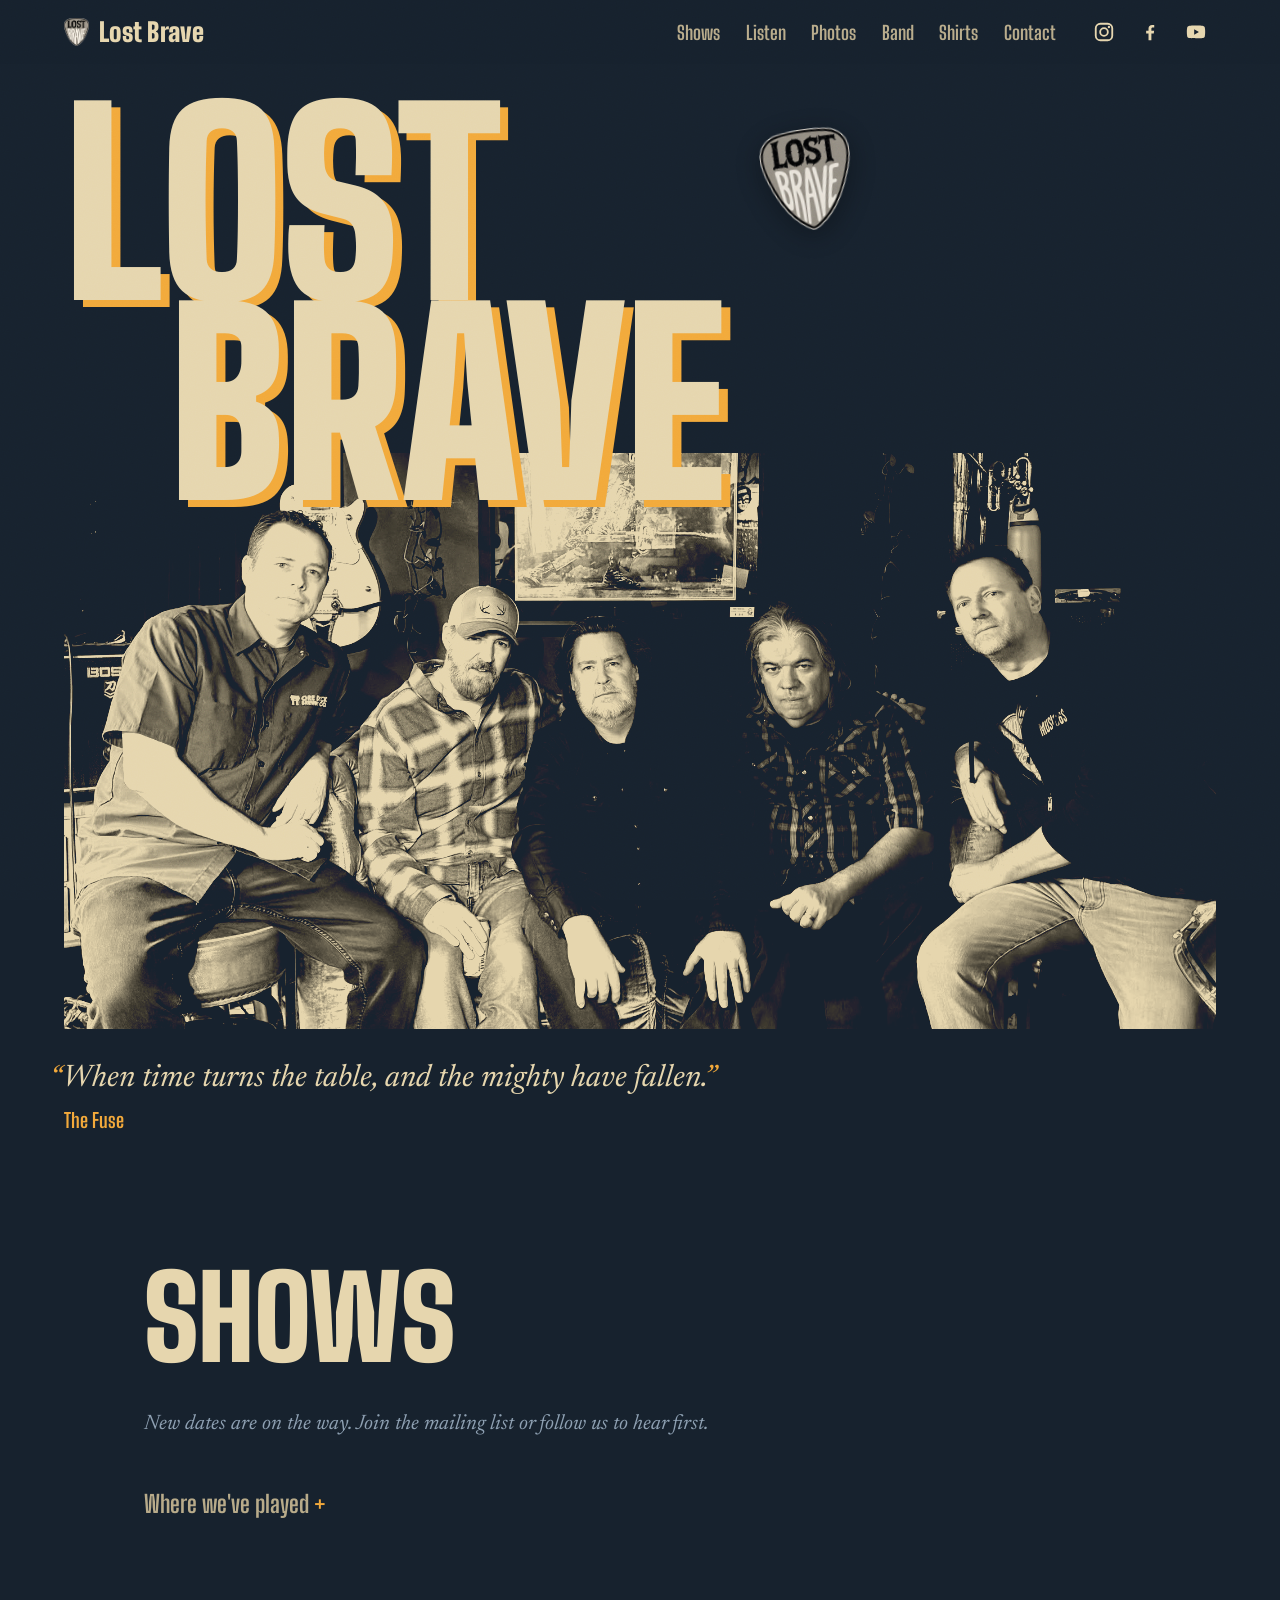
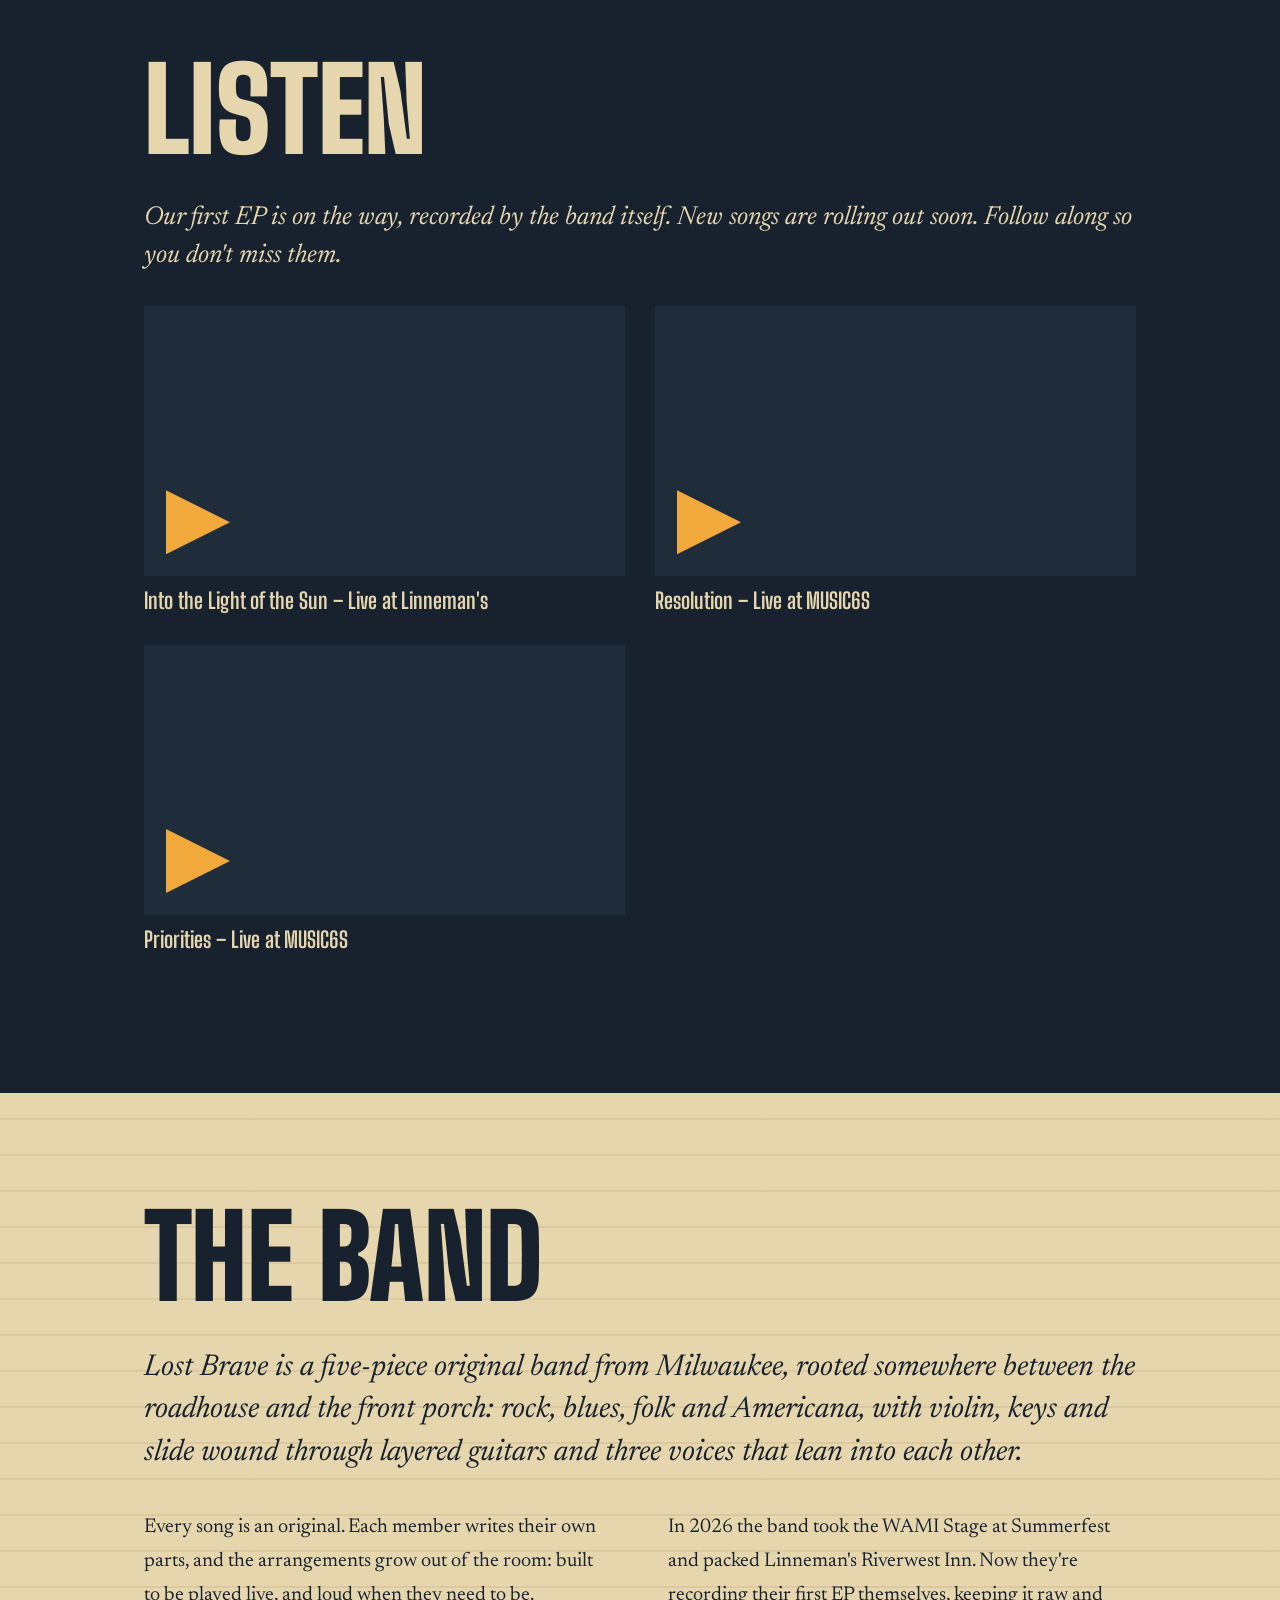
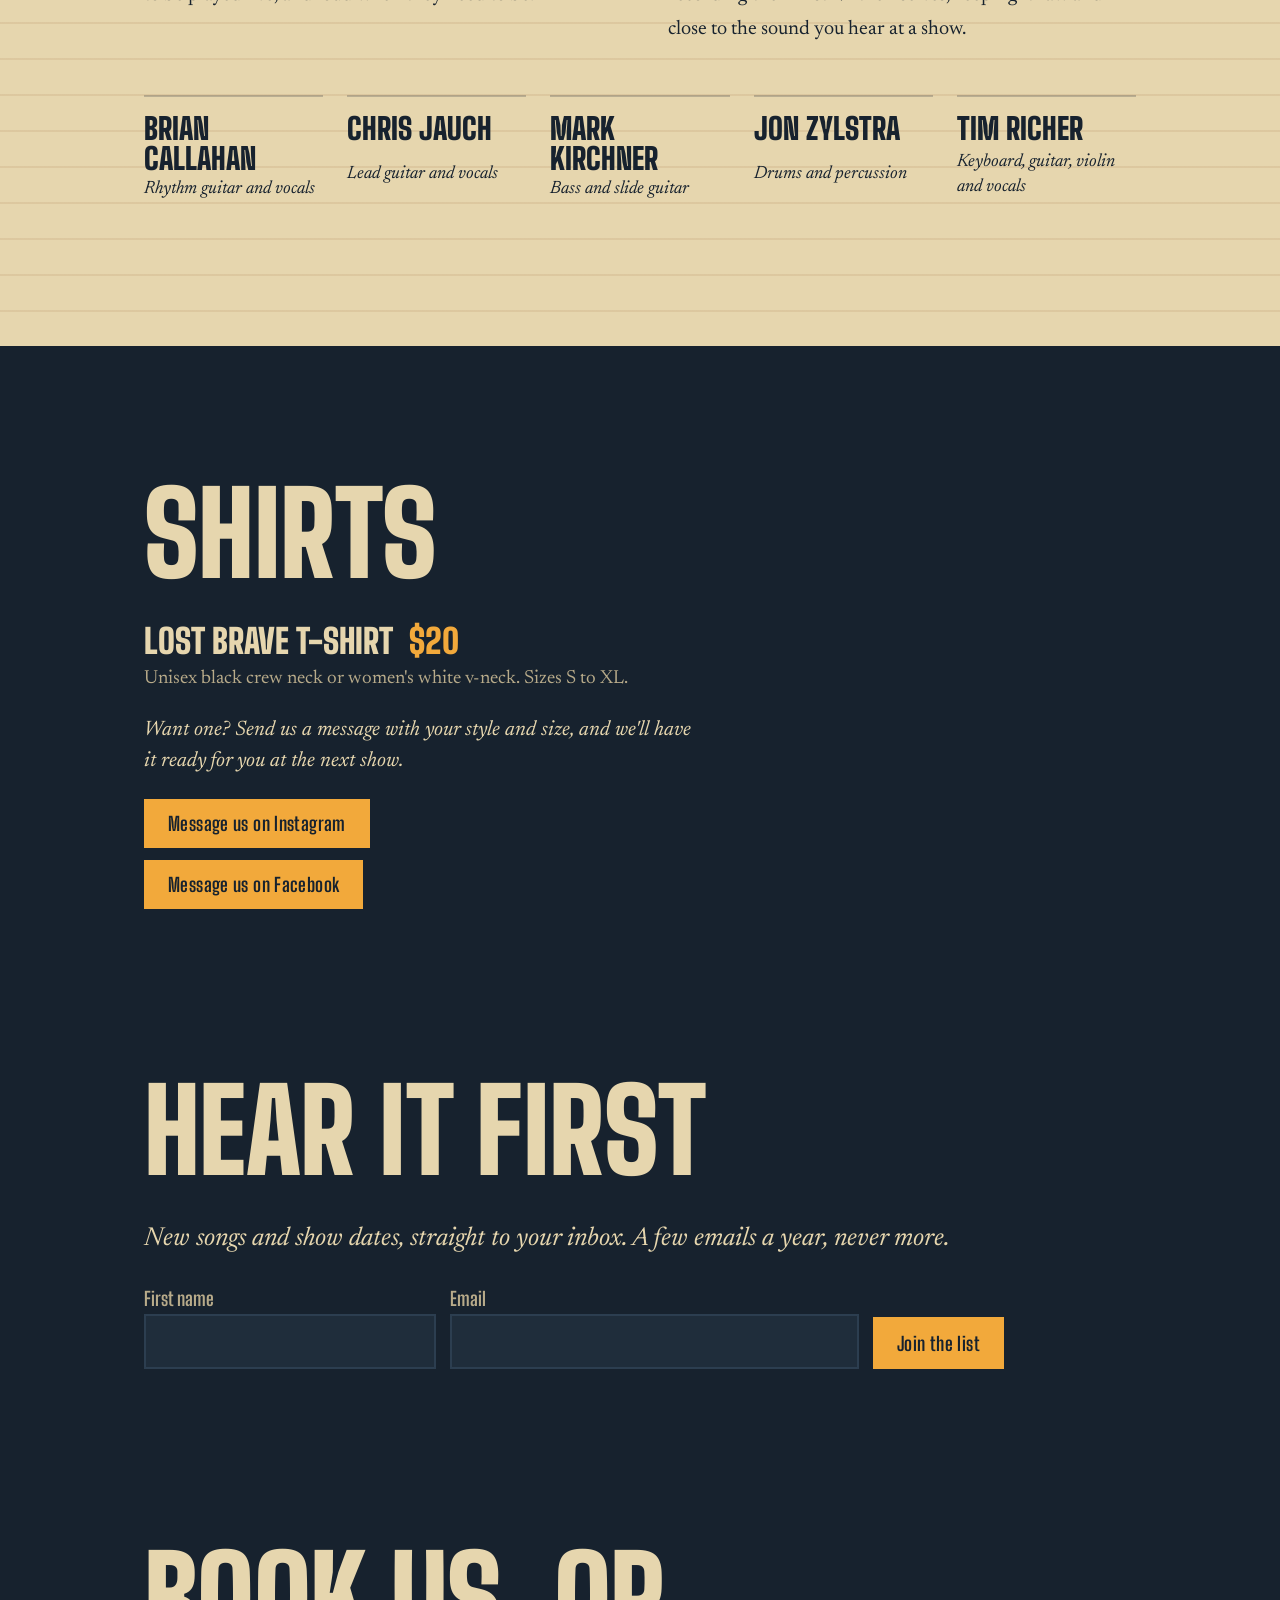
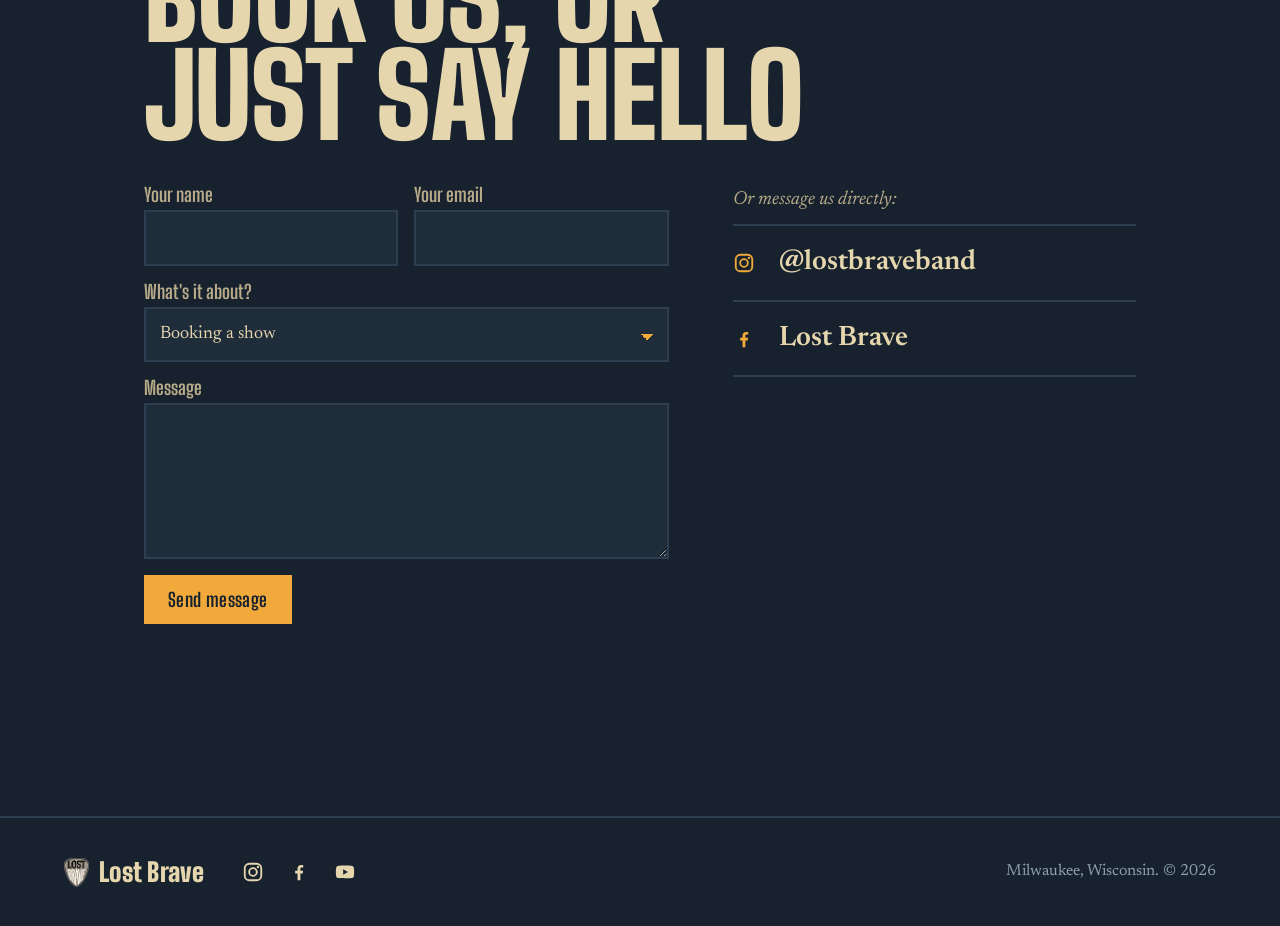
<file: index.html>
<!DOCTYPE html>
<html lang="en">
<head>
  <meta charset="utf-8">
  <meta name="viewport" content="width=device-width, initial-scale=1">
  <title>Lost Brave | Original rock, blues, folk &amp; Americana from Milwaukee</title>
  <meta name="description" content="Lost Brave is a five-piece original band from Milwaukee, Wisconsin, playing rock, blues, folk and Americana. Shows, music, photos and shirts.">
  <meta property="og:title" content="Lost Brave">
  <meta property="og:description" content="Original rock, blues, folk &amp; Americana from Milwaukee.">
  <meta property="og:image" content="https://lostbrave.com/images/hero.jpg">
  <meta property="og:url" content="https://lostbrave.com/">
  <meta property="og:type" content="website">
  <meta name="theme-color" content="#17222e">
  <link rel="icon" href="images/favicon.png" type="image/png">
  <link rel="apple-touch-icon" href="images/apple-touch-icon.png">
  <link rel="preconnect" href="https://fonts.googleapis.com">
  <link rel="preconnect" href="https://fonts.gstatic.com" crossorigin>
  <link href="https://fonts.googleapis.com/css2?family=Big+Shoulders+Display:wght@500;700;900&family=Newsreader:ital,opsz,wght@0,6..72,400;0,6..72,600;1,6..72,400&display=swap" rel="stylesheet">
  <link rel="stylesheet" href="assets/style.css">
</head>
<body>
<a class="skip" href="#shows">Skip to shows</a>

<header class="topbar">
  <a class="mark" href="#top"><img src="images/logo.png" srcset="images/logo@2x.png 2x" alt="" width="25" height="28">Lost Brave</a>
  <nav aria-label="Sections">
    <a href="#shows">Shows</a>
    <a href="#listen">Listen</a>
    <a href="#photos">Photos</a>
    <a href="#band">Band</a>
    <a href="#shirts">Shirts</a>
    <a href="#contact">Contact</a>
  </nav>
  <div class="social" data-social></div>
</header>

<section class="hero" id="top">
  <div class="hero-head">
    <h1 class="poster" aria-label="Lost Brave">
      <span data-text="Lost">Lost</span>
      <span data-text="Brave">Brave</span>
    </h1>
    <img class="pick" src="images/logo.png" srcset="images/logo@2x.png 2x" alt="Lost Brave guitar-pick logo" width="105" height="120">
  </div>
  <figure class="hero-photo duo">
    <img src="images/hero.jpg" alt="The five members of Lost Brave" onerror="this.parentNode.hidden=true">
  </figure>
  <div class="hero-foot">
    <blockquote class="lyric" id="lyric"><p>Rock, blues, folk &amp; Americana from Milwaukee</p></blockquote>
    <a class="stub" id="next-show" href="#shows" hidden>
      <span class="stub-label">Next show</span>
      <span class="stub-date"></span>
      <span class="stub-venue"></span>
    </a>
  </div>
</section>

<main>
  <section id="shows" class="block">
    <h2>Shows</h2>
    <ol id="upcoming" class="gigs"></ol>
    <p id="no-upcoming" class="empty-note" hidden>New dates are on the way. Join the mailing list or follow us to hear first.</p>
    <details class="past" id="past-wrap" hidden>
      <summary>Where we've played</summary>
      <ol id="past" class="gigs gigs-past"></ol>
    </details>
  </section>

  <section id="listen" class="block">
    <h2>Listen</h2>
    <p class="lede" id="music-note"></p>
    <div id="listen-links" class="chips"></div>
    <div id="videos" class="videos"></div>
  </section>

  <section id="photos" class="block" hidden>
    <h2>Photos</h2>
    <div id="gallery" class="gallery"></div>
  </section>

  <section id="band" class="brick">
    <div class="block">
      <h2>The band</h2>
      <div id="about-text" class="about"></div>
      <ul id="members" class="members"></ul>
    </div>
  </section>

  <section id="shirts" class="block">
    <h2>Shirts</h2>
    <div class="shirts">
      <div id="shirt-photos" class="shirt-photos"></div>
      <div class="shirt-info">
        <div id="merch-list"></div>
        <p class="buy-note">Want one? Send us a message with your style and size, and we'll have it ready for you at the next show.</p>
        <div class="chips" data-message></div>
      </div>
    </div>
  </section>

  <section id="list" class="block signup" data-needs-form>
    <h2>Hear it first</h2>
    <p class="lede">New songs and show dates, straight to your inbox. A few emails a year, never more.</p>
    <form class="signup-form" data-form="signup" novalidate>
      <label class="field"><span>First name</span><input name="name" autocomplete="given-name"></label>
      <label class="field"><span>Email</span><input name="email" type="email" autocomplete="email" required></label>
      <button class="btn" type="submit">Join the list</button>
      <p class="form-status" role="status"></p>
    </form>
  </section>

  <section id="contact" class="block contact">
    <h2>Book us, or just say hello</h2>
    <div class="contact-grid">
      <form class="contact-form" data-form="contact" data-needs-form novalidate>
        <label class="field"><span>Your name</span><input name="name" autocomplete="name" required></label>
        <label class="field"><span>Your email</span><input name="email" type="email" autocomplete="email" required></label>
        <label class="field"><span>What's it about?</span>
          <select name="topic">
            <option>Booking a show</option>
            <option>Press or media</option>
            <option>Shirts</option>
            <option>Just saying hello</option>
          </select>
        </label>
        <label class="field field-wide"><span>Message</span><textarea name="message" rows="5" required></textarea></label>
        <button class="btn" type="submit">Send message</button>
        <p class="form-status" role="status"></p>
      </form>
      <div>
        <p class="contact-alt">Or message us directly:</p>
        <div id="contact-links" class="contact-links"></div>
      </div>
    </div>
  </section>
</main>

<footer class="foot">
  <span class="mark"><img src="images/logo.png" srcset="images/logo@2x.png 2x" alt="" width="25" height="28">Lost Brave</span>
  <div class="social" data-social></div>
  <p>Milwaukee, Wisconsin. &copy; <span id="year"></span></p>
</footer>

<script src="config.js"></script>
<script src="assets/common.js"></script>
<script src="assets/site.js"></script>
</body>
</html>
</file>
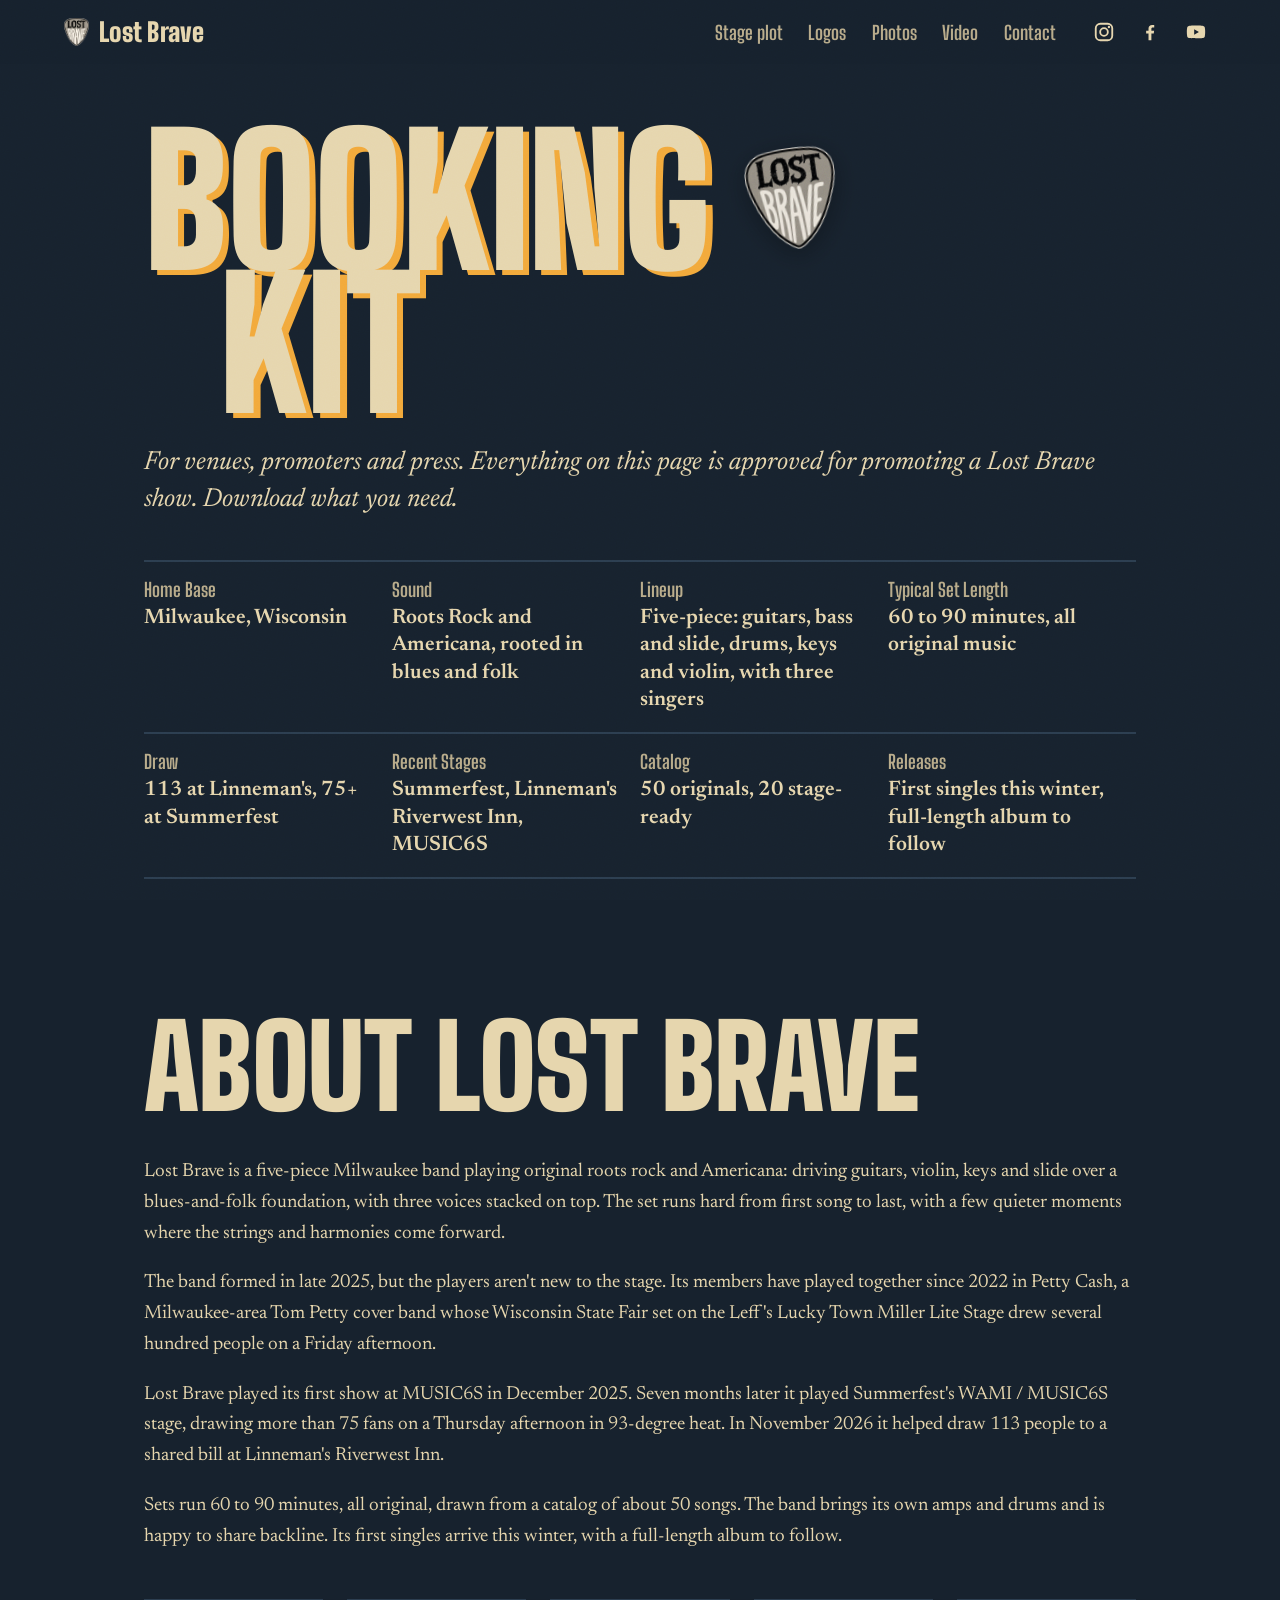
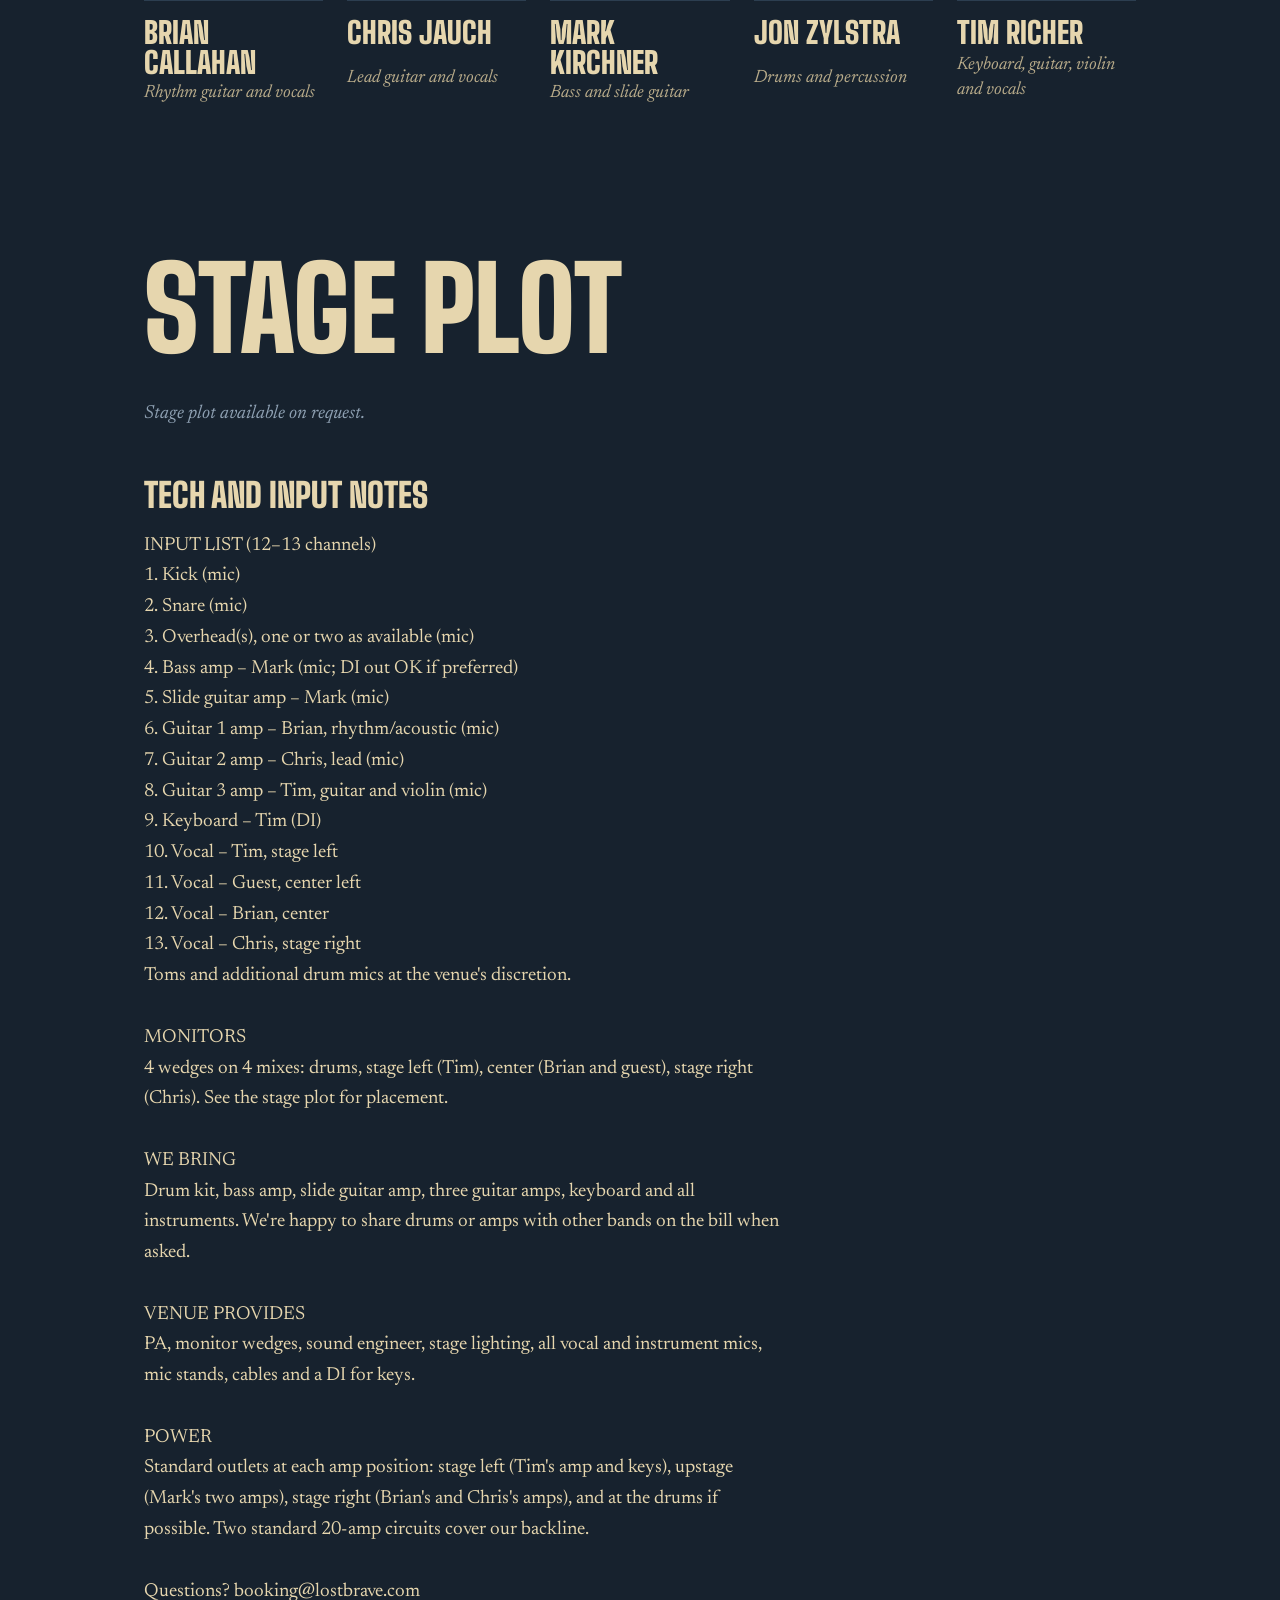
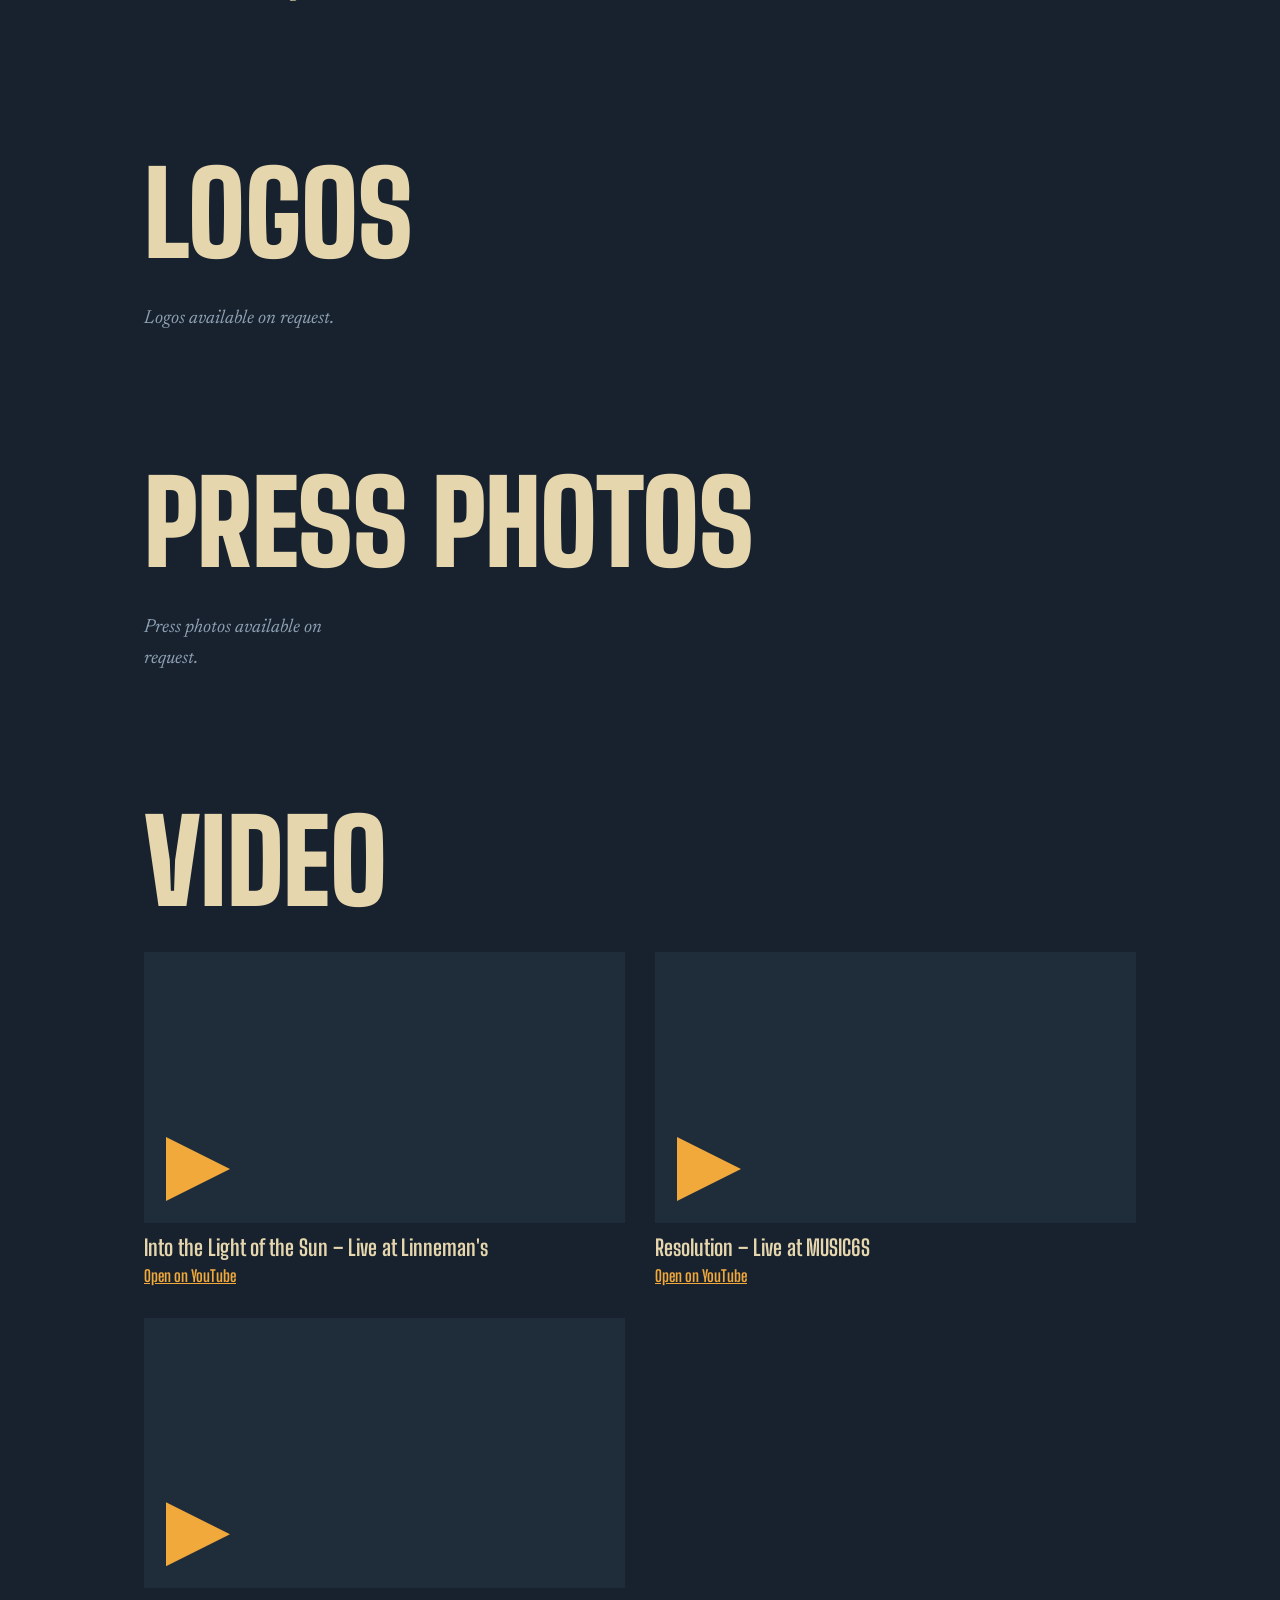
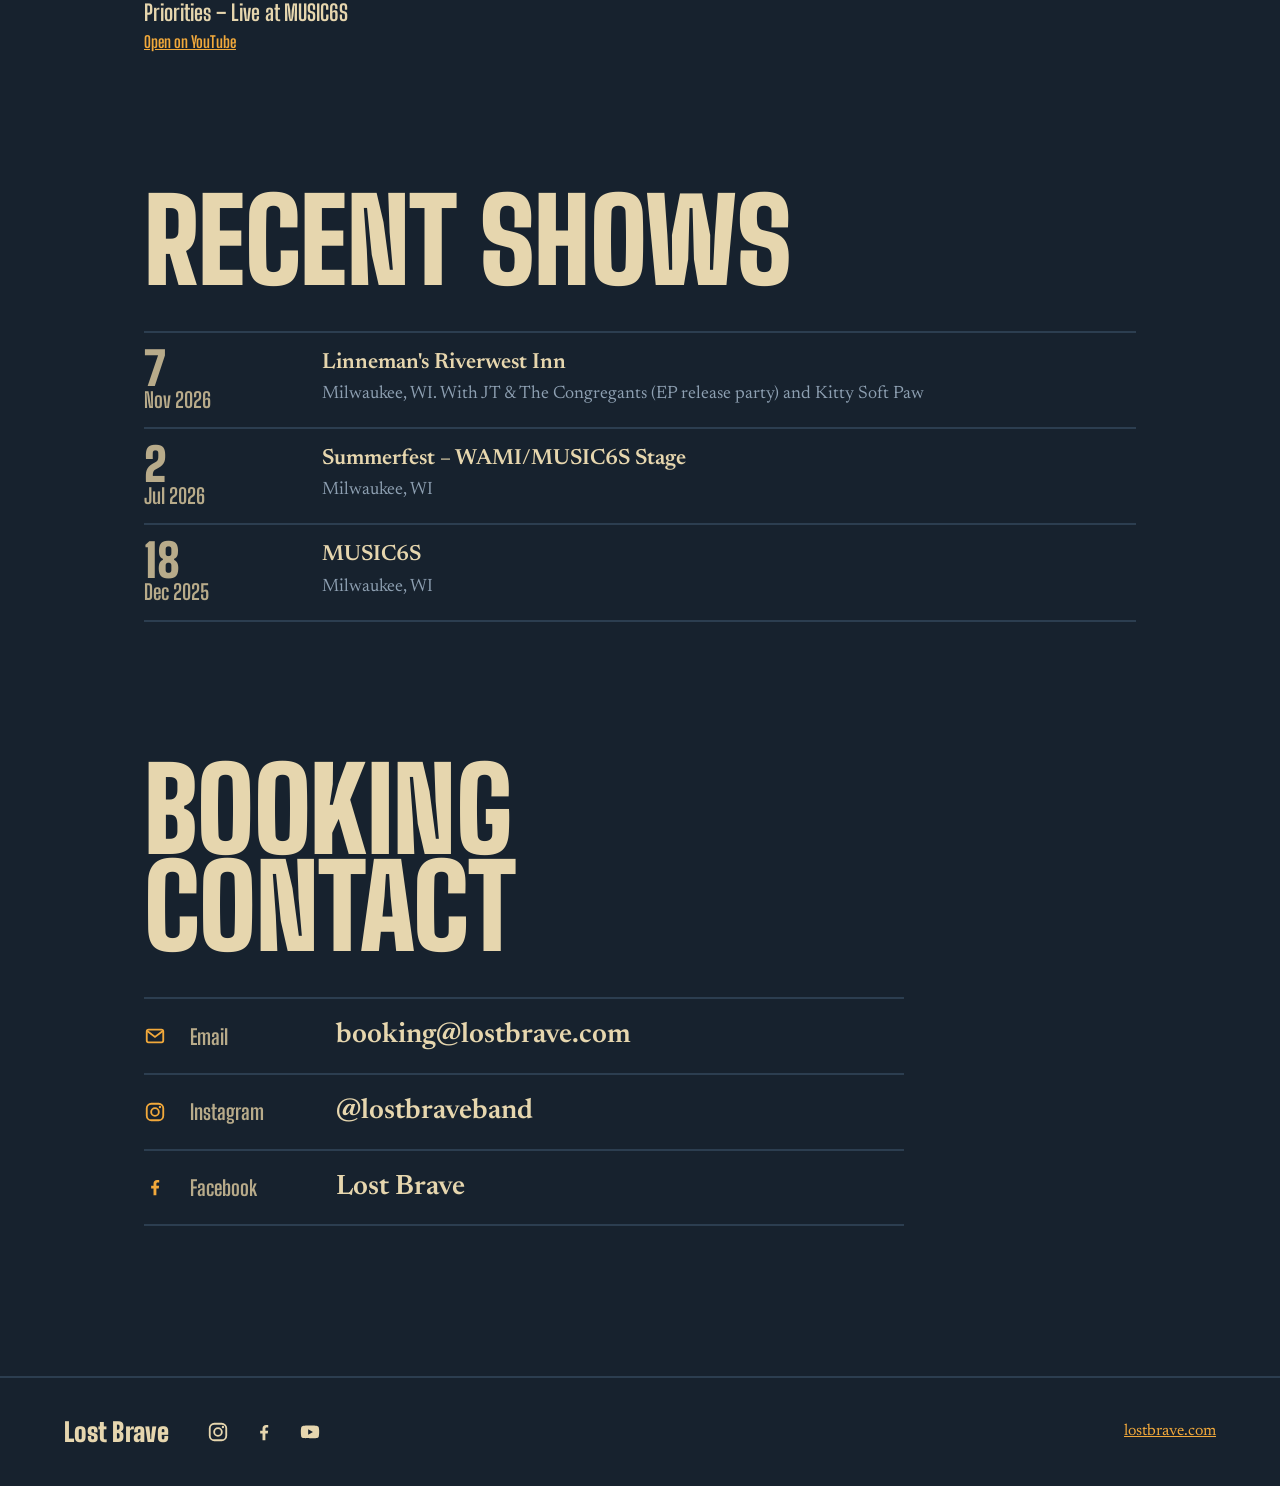
<file: booking-kit/index.html>
<!DOCTYPE html>
<html lang="en">
<head>
  <meta charset="utf-8">
  <meta name="viewport" content="width=device-width, initial-scale=1">
  <title>Lost Brave | Booking kit</title>
  <!-- Unlisted page: not linked from the site and kept out of search engines. Share the link directly. -->
  <meta name="robots" content="noindex, nofollow">
  <meta name="theme-color" content="#17222e">
  <link rel="icon" href="../images/favicon.png" type="image/png">
  <link rel="preconnect" href="https://fonts.googleapis.com">
  <link rel="preconnect" href="https://fonts.gstatic.com" crossorigin>
  <link href="https://fonts.googleapis.com/css2?family=Big+Shoulders+Display:wght@500;700;900&family=Newsreader:ital,opsz,wght@0,6..72,400;0,6..72,600;1,6..72,400&display=swap" rel="stylesheet">
  <link rel="stylesheet" href="../assets/style.css">
  <script>window.BASE = "../";</script>
</head>
<body>

<header class="topbar">
  <a class="mark" href="../"><img src="../images/logo.png" srcset="../images/logo@2x.png 2x" alt="" width="25" height="28">Lost Brave</a>
  <nav aria-label="Sections">
    <a href="#plot">Stage plot</a>
    <a href="#logos">Logos</a>
    <a href="#press-photos">Photos</a>
    <a href="#kit-videos">Video</a>
    <a href="#kit-contact">Contact</a>
  </nav>
  <div class="social" data-social></div>
</header>

<section class="kit-intro">
  <div class="hero-head">
  <h1 class="poster" aria-label="Lost Brave booking kit">
    <span data-text="Booking">Booking</span>
    <span data-text="kit">kit</span>
  </h1>
  <img class="pick" src="../images/logo.png" srcset="../images/logo@2x.png 2x" alt="Lost Brave guitar-pick logo" width="105" height="120">
  </div>
  <p class="lede">For venues, promoters and press. Everything on this page is approved for promoting a Lost Brave show. Download what you need.</p>
  <dl class="facts" id="facts"></dl>
</section>

<main>
  <section class="block kit-bio">
    <h2>About Lost Brave</h2>
    <div id="pitch"></div>
    <ul id="members" class="members"></ul>
  </section>

  <section class="block" id="plot">
    <h2>Stage plot</h2>
    <div class="plot" id="plot-files"></div>
    <h3 class="sub" id="tech-head" hidden>Tech and input notes</h3>
    <p class="tech" id="tech"></p>
  </section>

  <section class="block logos" id="logos">
    <h2>Logos</h2>
    <div class="downloads" id="logo-files"></div>
  </section>

  <section class="block" id="press-photos">
    <h2>Press photos</h2>
    <div class="downloads" id="photo-files"></div>
  </section>

  <section class="block" id="kit-videos" hidden>
    <h2>Video</h2>
    <div class="videos" id="video-list"></div>
  </section>

  <section class="block" id="kit-shows" hidden>
    <h2>Recent shows</h2>
    <ol class="gigs gigs-past" id="recent"></ol>
  </section>

  <section class="block contact" id="kit-contact">
    <h2>Booking contact</h2>
    <div id="contact-links" class="contact-links"></div>
  </section>
</main>

<footer class="foot">
  <span class="mark">Lost Brave</span>
  <div class="social" data-social></div>
  <p><a href="../">lostbrave.com</a></p>
</footer>

<script src="../config.js"></script>
<script src="../assets/common.js"></script>
<script src="../assets/booking.js"></script>
</body>
</html>
</file>
<file: assets/style.css>
/* Lost Brave — gig-poster identity.
   Lake Michigan ink, Cream City brick, sodium-streetlight amber. */
:root {
  --lake: #17222e;        /* deep lake-night blue: the "black" */
  --lake-2: #1f2d3b;
  --lake-3: #2c3e50;
  --brick: #e6d6ae;       /* Cream City brick */
  --brick-dim: #b8ab8a;
  --amber: #f2a93b;       /* streetlight / stage light */
  --rosin: #8a4b1c;       /* violin rosin, for depth on brick */
  --steel: #8ea0b2;
  --show: "Big Shoulders Display", "Arial Narrow", Impact, sans-serif;
  --read: "Newsreader", Georgia, serif;
  --pad: clamp(20px, 5vw, 64px);
}

*, *::before, *::after { box-sizing: border-box; }
html { scroll-behavior: smooth; scroll-padding-top: 72px; }
body {
  margin: 0; background: var(--lake); color: var(--brick);
  font: 400 19px/1.62 var(--read);
  -webkit-font-smoothing: antialiased;
}
/* printed-paper grain over everything */
body::after {
  content: ""; position: fixed; inset: 0; pointer-events: none; z-index: 100; opacity: .09; mix-blend-mode: overlay;
  background-image: url("data:image/svg+xml,%3Csvg xmlns='http://www.w3.org/2000/svg' width='180' height='180'%3E%3Cfilter id='n'%3E%3CfeTurbulence type='fractalNoise' baseFrequency='.85' numOctaves='3' stitchTiles='stitch'/%3E%3C/filter%3E%3Crect width='100%25' height='100%25' filter='url(%23n)'/%3E%3C/svg%3E");
}
img { max-width: 100%; display: block; }
a { color: var(--amber); }
[hidden] { display: none !important; }
:focus-visible { outline: 3px solid var(--amber); outline-offset: 3px; }
.skip { position: absolute; left: -999px; top: 8px; background: var(--amber); color: var(--lake); padding: 8px 14px; z-index: 200; }
.skip:focus { left: 8px; }

/* ---------- Duotone: any photo comes out in band colours ---------- */
.duo { position: relative; background: var(--brick); overflow: hidden; isolation: isolate; }
.duo img { filter: grayscale(1) contrast(1.15) brightness(1.05); mix-blend-mode: multiply; transition: filter .5s ease, mix-blend-mode .5s; }
.duo::after { content: ""; position: absolute; inset: 0; background: var(--lake); mix-blend-mode: lighten; pointer-events: none; transition: opacity .5s ease; }

/* ---------- Top bar ---------- */
.topbar {
  position: fixed; inset: 0 0 auto; z-index: 30;
  display: flex; align-items: center; gap: 28px;
  padding: 12px var(--pad);
  background: rgba(23, 34, 46, .88); backdrop-filter: blur(8px);
}
.mark { display: inline-flex; align-items: center; gap: 10px; font: 900 26px/1 var(--show); color: var(--brick); text-decoration: none; letter-spacing: .01em; }
.mark img { width: 25px; height: auto; }
.topbar nav { display: flex; gap: clamp(14px, 2vw, 26px); margin-left: auto; }
.topbar nav a { font: 700 19px/1 var(--show); color: var(--brick-dim); text-decoration: none; }
.topbar nav a:hover { color: var(--amber); }
.social { display: flex; gap: 6px; }
.icon-link { display: grid; place-items: center; width: 40px; height: 40px; color: var(--brick); border-radius: 50%; }
.icon-link:hover { color: var(--lake); background: var(--amber); }
@media (max-width: 820px) {
  .topbar { flex-wrap: wrap; gap: 6px 16px; padding-block: 8px; }
  .topbar nav { order: 3; width: 100%; margin: 0; justify-content: space-between; overflow-x: auto; }
  .topbar nav a { font-size: 17px; }
  .topbar .social { margin-left: auto; }
  html { scroll-padding-top: 100px; }
}

/* ---------- Hero: the poster ---------- */
.hero {
  --poster: clamp(96px, 19.5vw, 290px);
  max-width: 1320px; margin: 0 auto; padding: 104px var(--pad) 0;
  position: relative;
}
.hero-head { position: relative; z-index: 3; display: flex; align-items: flex-start; gap: clamp(16px, 3vw, 44px); }
.pick {
  width: clamp(62px, 7vw, 105px); height: auto; margin-top: calc(var(--poster, 200px) * .1);
  transform: rotate(-8deg); opacity: .92;
  filter: drop-shadow(0 6px 14px rgba(0,0,0,.35));
}
.poster {
  margin: 0; font: 900 var(--poster, clamp(72px, 14vw, 190px))/.8 var(--show);
  text-transform: uppercase; letter-spacing: -.01em; color: var(--brick);
}
.poster span { display: block; position: relative; width: fit-content; }
/* off-register second ink pass */
.poster span::before {
  content: attr(data-text); position: absolute; inset: 0; z-index: -1;
  color: var(--amber); transform: translate(.035em, .03em);
  animation: register 1.4s cubic-bezier(.2,.7,.2,1) .2s both;
}
.poster span:nth-child(2) { margin-left: .42em; }
@keyframes register { from { transform: translate(.16em, .12em); opacity: 0; } to { transform: translate(.035em, .03em); opacity: 1; } }

.hero-photo {
  position: relative; z-index: 1; margin: calc(var(--poster) * -.2) 0 0;
  aspect-ratio: 2 / 1;
}
.hero-photo img { width: 100%; height: 100%; object-fit: cover; object-position: 50% 76%; }
.hero-foot { display: flex; justify-content: space-between; align-items: flex-start; gap: 28px; position: relative; z-index: 3; }
.lyric { margin: 30px 0 0; max-width: none; text-wrap: balance; }
.lyric p { margin: 0; font: italic 400 clamp(22px, 2.5vw, 31px)/1.32 var(--read); color: var(--brick); }
.lyric.is-lyric p::before { content: "\201C"; color: var(--amber); margin-left: -.45em; }
.lyric.is-lyric p::after { content: "\201D"; color: var(--amber); }
.lyric cite { display: block; margin-top: 10px; font: 700 20px/1 var(--show); font-style: normal; color: var(--amber); }

.stub { /* the next-show ticket stub */
  flex: none; display: grid; gap: 4px; padding: 16px 24px 18px; margin-top: -46px; text-decoration: none;
  background: var(--amber); color: var(--lake); transform: rotate(2.5deg);
  -webkit-mask: radial-gradient(circle 9px at 0 50%, transparent 98%, #000) left / 51% 100% no-repeat,
                radial-gradient(circle 9px at 100% 50%, transparent 98%, #000) right / 51% 100% no-repeat;
          mask: radial-gradient(circle 9px at 0 50%, transparent 98%, #000) left / 51% 100% no-repeat,
                radial-gradient(circle 9px at 100% 50%, transparent 98%, #000) right / 51% 100% no-repeat;
  transition: transform .25s;
}
.stub:hover { transform: rotate(0deg) scale(1.03); }
.stub-label { font: italic 400 16px/1 var(--read); }
.stub-date { font: 900 34px/1 var(--show); text-transform: uppercase; }
.stub-venue { font: 600 17px/1.2 var(--read); max-width: 16ch; }
@media (max-width: 700px) {
  .hero { --poster: 31vw; padding-top: 112px; }
  .hero-photo { aspect-ratio: 4 / 3; margin-top: calc(var(--poster) * -.16); margin-inline: calc(var(--pad) * -1); }
  .hero-photo img { object-position: 50% 68%; }
  .hero-foot { flex-direction: column; }
  .stub { margin-top: 0; }
}

/* ---------- Content blocks ---------- */
.block { max-width: 1120px; margin: 0 auto; padding: clamp(80px, 11vw, 140px) var(--pad) 0; }
.block-wide { max-width: 1400px; }
.block h2 {
  margin: 0 0 40px; font: 900 clamp(56px, 9vw, 120px)/.85 var(--show);
  text-transform: uppercase; color: var(--brick); letter-spacing: -.005em;
}
.lede { font: italic 400 clamp(21px, 2.2vw, 26px)/1.45 var(--read); max-width: none; margin: 0 0 30px; }
.empty-note { font-style: italic; color: var(--steel); font-size: 21px; margin: 0; }

.btn {
  display: inline-block; padding: 13px 22px; text-decoration: none; white-space: nowrap;
  font: 700 19px/1 var(--show); letter-spacing: .02em;
  background: var(--amber); color: var(--lake); border: 2px solid var(--amber);
}
.btn:hover { background: transparent; color: var(--amber); }
.chips { display: flex; flex-wrap: wrap; gap: 12px; margin-bottom: 34px; }
.chips:empty { display: none; }
.chip {
  padding: 11px 20px; font: 700 19px/1 var(--show); text-decoration: none;
  color: var(--brick); border: 2px solid var(--lake-3);
}
.chip:hover { border-color: var(--amber); color: var(--amber); }

/* ---------- Shows ---------- */
.gigs { list-style: none; margin: 0; padding: 0; }
.gig {
  display: grid; grid-template-columns: 150px 1fr auto; gap: 28px; align-items: center;
  padding: 26px 0; border-top: 2px solid var(--lake-3);
}
.gig:last-child { border-bottom: 2px solid var(--lake-3); }
.gig-date { display: grid; line-height: .9; }
.gig-day { font: 900 76px/.85 var(--show); color: var(--amber); }
.gig-mon { font: 700 21px/1.1 var(--show); color: var(--brick-dim); }
.gig-info h3 { margin: 0; font: 600 clamp(24px, 2.6vw, 32px)/1.15 var(--read); }
.gig-meta { margin: 4px 0 0; color: var(--steel); font-size: 18px; }
.gig-details { margin: 6px 0 0; font-style: italic; font-size: 18px; }
.past { margin-top: 44px; }
.past summary {
  cursor: pointer; width: fit-content; list-style: none;
  font: 700 24px/1 var(--show); color: var(--brick-dim); padding: 6px 0;
}
.past summary::-webkit-details-marker { display: none; }
.past summary::after { content: " +"; color: var(--amber); }
.past[open] summary::after { content: " \2013"; }
.gigs-past { margin-top: 18px; }
.gigs-past .gig { grid-template-columns: 150px 1fr; padding: 16px 0; }
.gigs-past .gig-day { font-size: 46px; color: var(--brick-dim); }
.gigs-past .gig-info h3 { font-size: 22px; }
@media (max-width: 640px) {
  .gig, .gigs-past .gig { grid-template-columns: 84px 1fr; gap: 18px; }
  .gig-day { font-size: 56px; }
  .gig .btn { grid-column: 2; justify-self: start; }
}

/* ---------- Videos ---------- */
.videos { display: grid; grid-template-columns: repeat(auto-fill, minmax(min(100%, 420px), 1fr)); gap: 30px; }
.video { margin: 0; }
.video-thumb, .video iframe {
  position: relative; display: block; width: 100%; aspect-ratio: 16 / 9; border: 0; padding: 0; cursor: pointer;
  background: var(--lake-2) center / cover no-repeat;
}
.play {
  position: absolute; left: 22px; bottom: 22px; width: 64px; height: 64px; background: var(--amber);
  clip-path: polygon(0 0, 100% 50%, 0 100%); transition: transform .2s;
}
.video-thumb:hover .play { transform: scale(1.1); }
.video figcaption { margin-top: 12px; font: 700 22px/1.2 var(--show); }

/* ---------- Photos ---------- */
/* Photos run left to right, top to bottom, in file-name order, in full colour */
.gallery { display: grid; grid-template-columns: repeat(auto-fill, minmax(min(100%, 300px), 1fr)); gap: 14px; }
.g-item { display: block; width: 100%; aspect-ratio: 3 / 2; padding: 0; border: 0; overflow: hidden; background: var(--lake-2); cursor: zoom-in; }
.g-item img { width: 100%; height: 100%; object-fit: cover; transition: transform .4s ease; }
.g-item:hover img, .g-item:focus-visible img { transform: scale(1.04); }

.lightbox {
  position: fixed; inset: 0; z-index: 150; background: rgba(15, 22, 30, .97);
  display: grid; place-items: center; padding: 50px 72px;
}
.lightbox figure { margin: 0; display: grid; justify-items: center; gap: 14px; }
.lightbox img { max-height: 82vh; max-width: 100%; object-fit: contain; }
.lightbox figcaption { font: italic 400 18px/1.3 var(--read); color: var(--brick-dim); }
.lightbox button {
  position: absolute; background: none; border: 0; color: var(--brick); cursor: pointer;
  font: 400 60px/1 var(--read); padding: 8px 16px;
}
.lightbox button:hover { color: var(--amber); }
.lb-close { top: 8px; right: 12px; font-size: 48px !important; }
.lb-prev { left: 4px; top: 50%; transform: translateY(-50%); }
.lb-next { right: 4px; top: 50%; transform: translateY(-50%); }

/* ---------- The band: on Cream City brick ---------- */
.brick {
  margin-top: clamp(80px, 11vw, 140px); padding-bottom: clamp(80px, 10vw, 130px);
  color: var(--lake);
  background:
    repeating-linear-gradient(0deg, transparent 0 34px, rgba(138,75,28,.10) 34px 36px),
    var(--brick);
}
.brick .block { padding-top: clamp(70px, 9vw, 120px); }
.brick h2 { color: var(--lake); }
.about { columns: 2 360px; column-gap: 56px; font-size: 20px; line-height: 1.7; }
.about p { margin: 0 0 1em; break-inside: avoid; }
.about p:first-child { font: italic 400 clamp(24px, 2.5vw, 30px)/1.42 var(--read); column-span: all; max-width: none; margin-bottom: 1.2em; }
.brick a { color: var(--rosin); }

/* ---------- Shirts ---------- */
.shirts { display: grid; grid-template-columns: minmax(0, 1.4fr) minmax(0, 1fr); gap: clamp(28px, 4vw, 60px); align-items: start; }
.shirt-photos { display: grid; grid-template-columns: repeat(2, 1fr); gap: 14px; }
.shirt { padding: 0; border: 0; background: var(--lake-2); cursor: zoom-in; aspect-ratio: 4 / 5; overflow: hidden; }
.shirt img { width: 100%; height: 100%; object-fit: cover; transition: transform .4s; }
.shirt:hover img { transform: scale(1.04); }
.shirt:first-child:nth-last-child(odd) { grid-column: span 2; aspect-ratio: 16 / 11; }
.merch-item { margin-bottom: 22px; }
.merch-item h3 { margin: 0 0 6px; font: 900 34px/1 var(--show); text-transform: uppercase; display: flex; gap: 16px; align-items: baseline; flex-wrap: wrap; }
.merch-item .price { color: var(--amber); }
.merch-item p { margin: 0; color: var(--brick-dim); }
.buy-note { font-style: italic; font-size: 21px; line-height: 1.45; margin: 0 0 22px; }
.shirt-info .chips { flex-direction: column; align-items: flex-start; }
@media (max-width: 760px) { .shirts { grid-template-columns: 1fr; } }

/* ---------- Contact ---------- */
.contact h2 { max-width: 12ch; }
.contact-links { display: grid; gap: 0; max-width: 760px; }
.contact-row {
  display: grid; grid-template-columns: 30px 130px 1fr; gap: 16px; align-items: center;
  padding: 20px 0; border-top: 2px solid var(--lake-3); text-decoration: none; color: var(--brick);
}
.contact-row:last-child { border-bottom: 2px solid var(--lake-3); }
.contact-row svg { color: var(--amber); }
.c-label { font: 700 21px/1 var(--show); color: var(--brick-dim); }
.c-value { font: 600 clamp(20px, 2.4vw, 28px)/1.2 var(--read); overflow-wrap: anywhere; }
.contact-row:hover .c-value { color: var(--amber); }
@media (max-width: 560px) { .contact-row { grid-template-columns: 26px 1fr; } .c-label { display: none; } }

/* ---------- Footer ---------- */
.foot {
  margin-top: clamp(90px, 12vw, 150px); padding: 34px var(--pad);
  display: flex; flex-wrap: wrap; align-items: center; gap: 18px 28px;
  border-top: 2px solid var(--lake-3); color: var(--steel); font-size: 16px;
}
.foot p { margin: 0 0 0 auto; }

@media (prefers-reduced-motion: reduce) {
  html { scroll-behavior: auto; }
  *, *::before, *::after { animation: none !important; transition: none !important; }
}

/* ================= Booking kit page ================= */
.kit-intro { max-width: 1120px; margin: 0 auto; padding: 130px var(--pad) 0; }
.kit-intro { --poster: clamp(72px, 14vw, 190px); }
.kit-intro .lede { margin-top: 28px; max-width: none; }
.facts { display: grid; grid-template-columns: repeat(auto-fit, minmax(210px, 1fr)); gap: 0; margin: 40px 0 0; border-top: 2px solid var(--lake-3); }
.facts div { padding: 18px 20px 18px 0; border-bottom: 2px solid var(--lake-3); }
.facts dt { font: 700 19px/1 var(--show); color: var(--brick-dim); margin-bottom: 6px; }
.facts dd { margin: 0; font: 600 21px/1.3 var(--read); }
.downloads { display: grid; grid-template-columns: repeat(auto-fill, minmax(230px, 1fr)); gap: 20px; }
.dl { display: grid; gap: 10px; align-content: start; }
.dl-preview { display: grid; place-items: center; aspect-ratio: 4 / 3; background: var(--lake-2); overflow: hidden; }
.dl-preview img { width: 100%; height: 100%; object-fit: cover; }
.logos .dl-preview { background: repeating-conic-gradient(#2a3a4a 0 25%, #22303e 0 50%) 0 0 / 22px 22px; }
.logos .dl-preview img { object-fit: contain; padding: 18px; }
.dl-file { font: 900 44px/1 var(--show); color: var(--amber); }
.dl-name { font-size: 16px; color: var(--brick-dim); overflow-wrap: anywhere; }
.dl .btn { justify-self: start; font-size: 17px; padding: 10px 16px; }
.plot { display: grid; gap: 24px; }
.plot .dl-preview { aspect-ratio: auto; background: var(--brick); }
.plot .dl-preview img { object-fit: contain; }
.kit-empty { font-style: italic; color: var(--steel); margin: 0; }
.tech { white-space: pre-line; max-width: 64ch; }
.kit-bio p { max-width: none; }
.sub { font: 900 34px/1 var(--show); text-transform: uppercase; margin: 48px 0 12px; }
.plot .dl-preview:has(.dl-file) { aspect-ratio: 16 / 7; background: var(--lake-2); max-width: 520px; }

/* ---------- Members ---------- */
.members { list-style: none; margin: 46px 0 0; padding: 0; display: grid; grid-template-columns: repeat(auto-fit, minmax(165px, 1fr)); gap: 0 24px; }
.members li { padding: 16px 0; border-top: 2px solid rgba(23,34,46,.25); display: grid; gap: 4px; }
.m-name { font: 900 30px/1 var(--show); text-transform: uppercase; }
.m-plays { font-style: italic; font-size: 18px; line-height: 1.35; }
.brick .members li { border-color: rgba(23,34,46,.22); }
.kit-bio .members li { border-color: var(--lake-3); }
.kit-bio .m-plays { color: var(--brick-dim); }

/* ---------- Forms ---------- */
.field { display: grid; gap: 6px; }
.field span { font: 700 19px/1 var(--show); color: var(--brick-dim); }
.field input, .field select, .field textarea {
  width: 100%; padding: 13px 14px; font: 400 18px/1.4 var(--read); color: var(--brick);
  background: var(--lake-2); border: 2px solid var(--lake-3); border-radius: 0;
}
.field select { appearance: none; background-image: linear-gradient(45deg, transparent 50%, var(--amber) 50%), linear-gradient(135deg, var(--amber) 50%, transparent 50%); background-position: calc(100% - 20px) 55%, calc(100% - 14px) 55%; background-size: 6px 6px; background-repeat: no-repeat; }
.field input:focus, .field select:focus, .field textarea:focus { border-color: var(--amber); outline: none; }
.form-status { margin: 0; font-style: italic; min-height: 1.4em; }
.form-status.is-ok { color: var(--amber); }
.form-status.is-error { color: #f08a7a; }
.btn:disabled { opacity: .6; cursor: progress; }

.signup { }
.signup-form { display: grid; grid-template-columns: 1fr 1.4fr auto; gap: 14px; align-items: end; max-width: 860px; }
.signup-form .form-status { grid-column: 1 / -1; }
.signup-form .btn { height: 52px; }
@media (max-width: 680px) { .signup-form { grid-template-columns: 1fr; } }

.contact-grid { display: grid; grid-template-columns: minmax(0, 1.3fr) minmax(0, 1fr); gap: clamp(30px, 5vw, 70px); align-items: start; }
.contact-form { display: grid; grid-template-columns: 1fr 1fr; gap: 16px; }
.contact-form .field:nth-of-type(3), .field-wide, .contact-form .form-status { grid-column: 1 / -1; }
.contact-form .btn { justify-self: start; }
.contact-alt { margin: 0 0 8px; font-style: italic; color: var(--brick-dim); }
.contact-grid .contact-row { grid-template-columns: 30px 1fr; }
.contact-grid .c-label { display: none; }
@media (max-width: 820px) { .contact-grid, .contact-form { grid-template-columns: 1fr; } }
.contact-grid:has(> form[hidden]) { grid-template-columns: 1fr; }
@media (max-width: 700px) {
  .hero-head .pick { position: absolute; right: 0; top: calc(var(--poster) * .02); width: 54px; margin: 0; }
}
</file>
